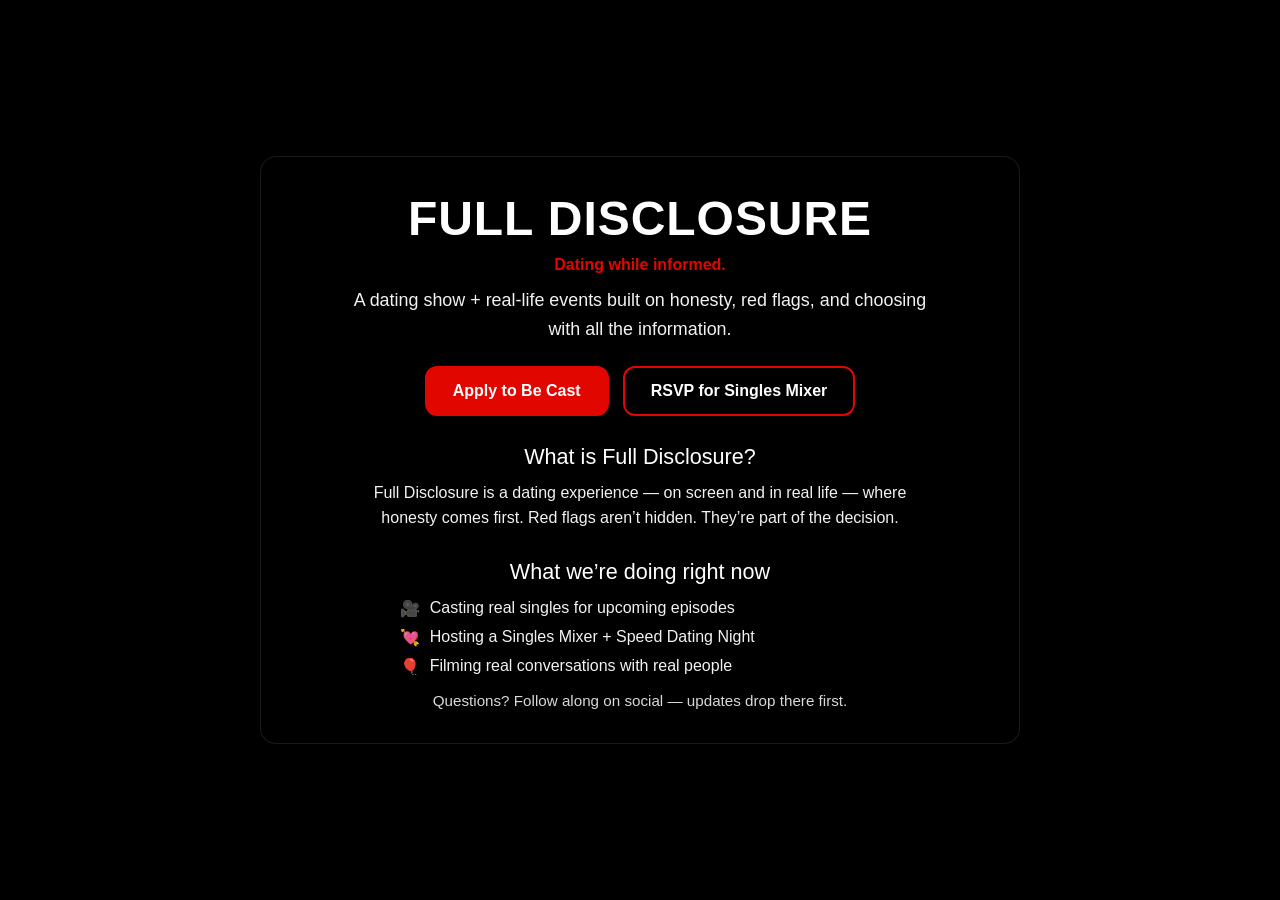
<file: index.html>
<!DOCTYPE html>
<html>
<head>
  <meta charset="UTF-8" />
  <title>Full Disclosure</title>
  <meta name="viewport" content="width=device-width, initial-scale=1" />
  <link rel="stylesheet" href="/styles.css?v=5">
</head>
<body>

<video class="video-bg" autoplay muted loop playsinline>
  <source src="/assets/balloons.mp4?v=5" type="video/mp4">
</video>
<div class="overlay"></div>

<div class="container">
  <div class="card">
    <h1>FULL DISCLOSURE</h1>
    <div class="tagline">Dating while informed.</div>

    <p class="lead">
      A dating show + real-life events built on honesty, red flags, and choosing with all the information.
    </p>

    <div class="buttons">
      <a href="/apply" class="btn primary">Apply to Be Cast</a>
      <a href="/event" class="btn">RSVP for Singles Mixer</a>
    </div>

    <div class="section-title">What is Full Disclosure?</div>
    <p class="section-text">
      Full Disclosure is a dating experience — on screen and in real life — where honesty comes first.
      Red flags aren’t hidden. They’re part of the decision.
    </p>

    <div class="section-title">What we’re doing right now</div>
    <ul class="list">
      <li>🎥 <span>Casting real singles for upcoming episodes</span></li>
      <li>💘 <span>Hosting a Singles Mixer + Speed Dating Night</span></li>
      <li>🎈 <span>Filming real conversations with real people</span></li>
    </ul>

    <div class="small">Questions? Follow along on social — updates drop there first.</div>
  </div>
</div>

</body>
</html>
</file>
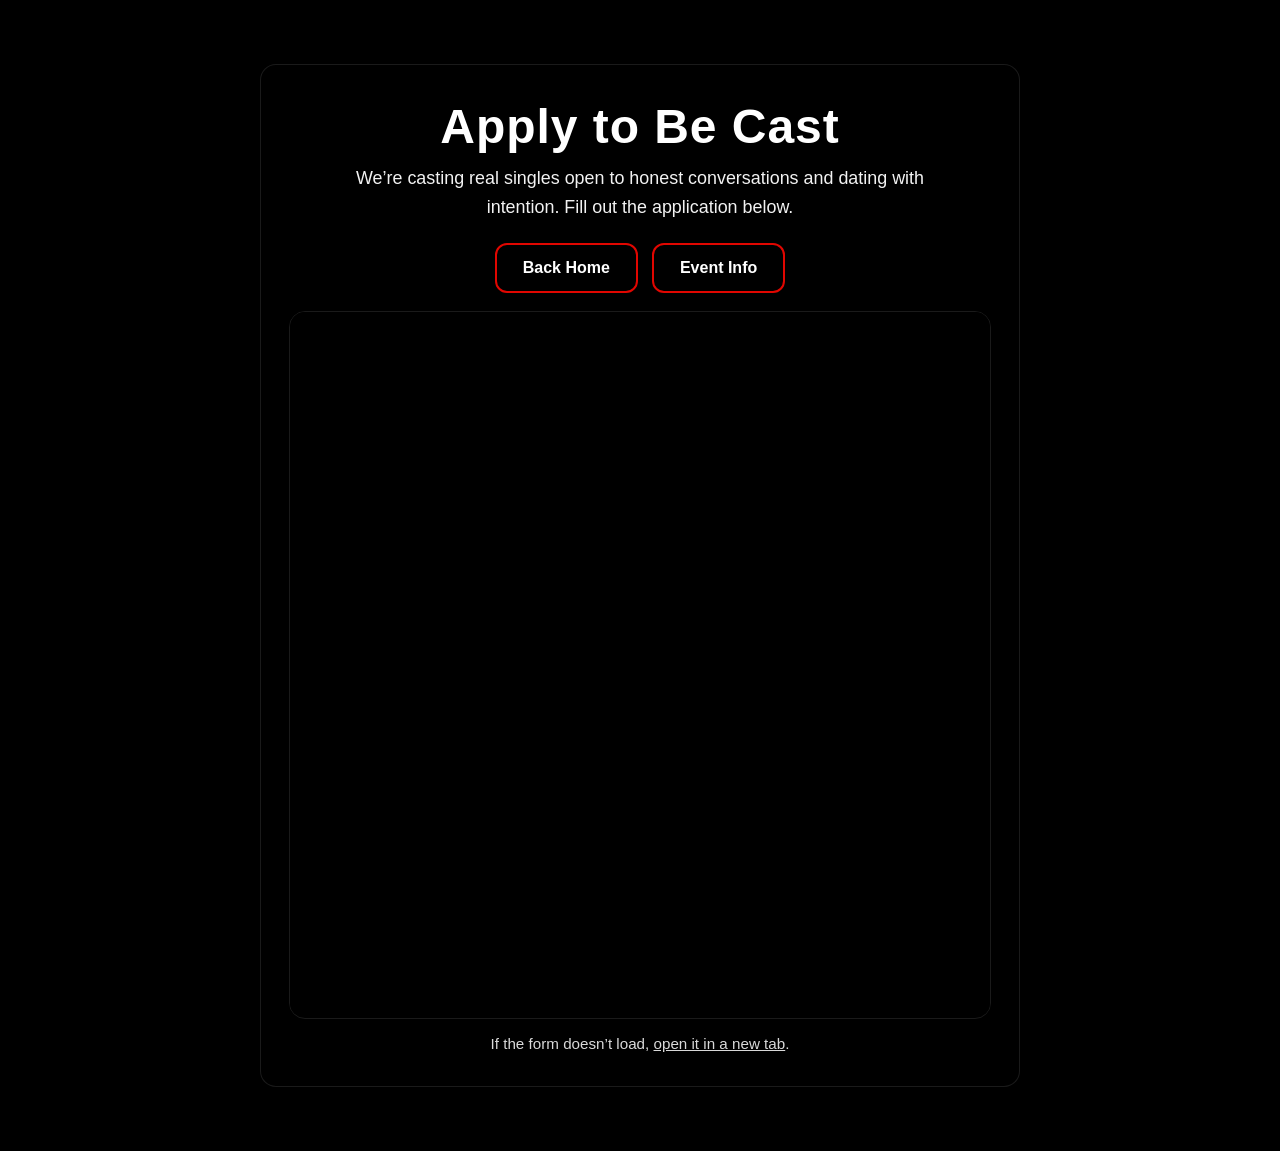
<file: apply.html>
<!DOCTYPE html>
<html>
<head>
  <meta charset="UTF-8" />
  <title>Apply — Full Disclosure</title>
  <meta name="viewport" content="width=device-width, initial-scale=1" />
  <link rel="stylesheet" href="/styles.css?v=6">
  <style>
    .frame-wrap{margin-top:18px;border-radius:16px;overflow:hidden;border:1px solid rgba(255,255,255,.10)}
    iframe{width:100%;height:78vh;border:0;background:#000}
  </style>
</head>
<body>

<video class="video-bg" autoplay muted loop playsinline>
  <source src="/assets/balloons.mp4?v=6" type="video/mp4">
</video>
<div class="overlay"></div>

<div class="container">
  <div class="card">
    <h1>Apply to Be Cast</h1>
    <p class="lead">
      We’re casting real singles open to honest conversations and dating with intention.
      Fill out the application below.
    </p>

    <div class="buttons">
      <a href="/" class="btn">Back Home</a>
      <a href="/event" class="btn">Event Info</a>
    </div>

    <div class="frame-wrap">
      <iframe
        src="https://docs.google.com/forms/d/e/1FAIpQLSfGAAgj18rJi3p9MuFJtoaGgLUGQNqyXzA5BETlo6-_4QWulg/viewform?usp=dialog"
        loading="lazy"
        referrerpolicy="no-referrer-when-downgrade"
        allowfullscreen
      ></iframe>
    </div>

    <div class="small">
      If the form doesn’t load, <a href="https://docs.google.com/forms/d/e/1FAIpQLSfGAAgj18rJi3p9MuFJtoaGgLUGQNqyXzA5BETlo6-_4QWulg/viewform?usp=dialog" style="color:#fff;text-decoration:underline;">open it in a new tab</a>.
    </div>
  </div>
</div>

</body>
</html>
</file>
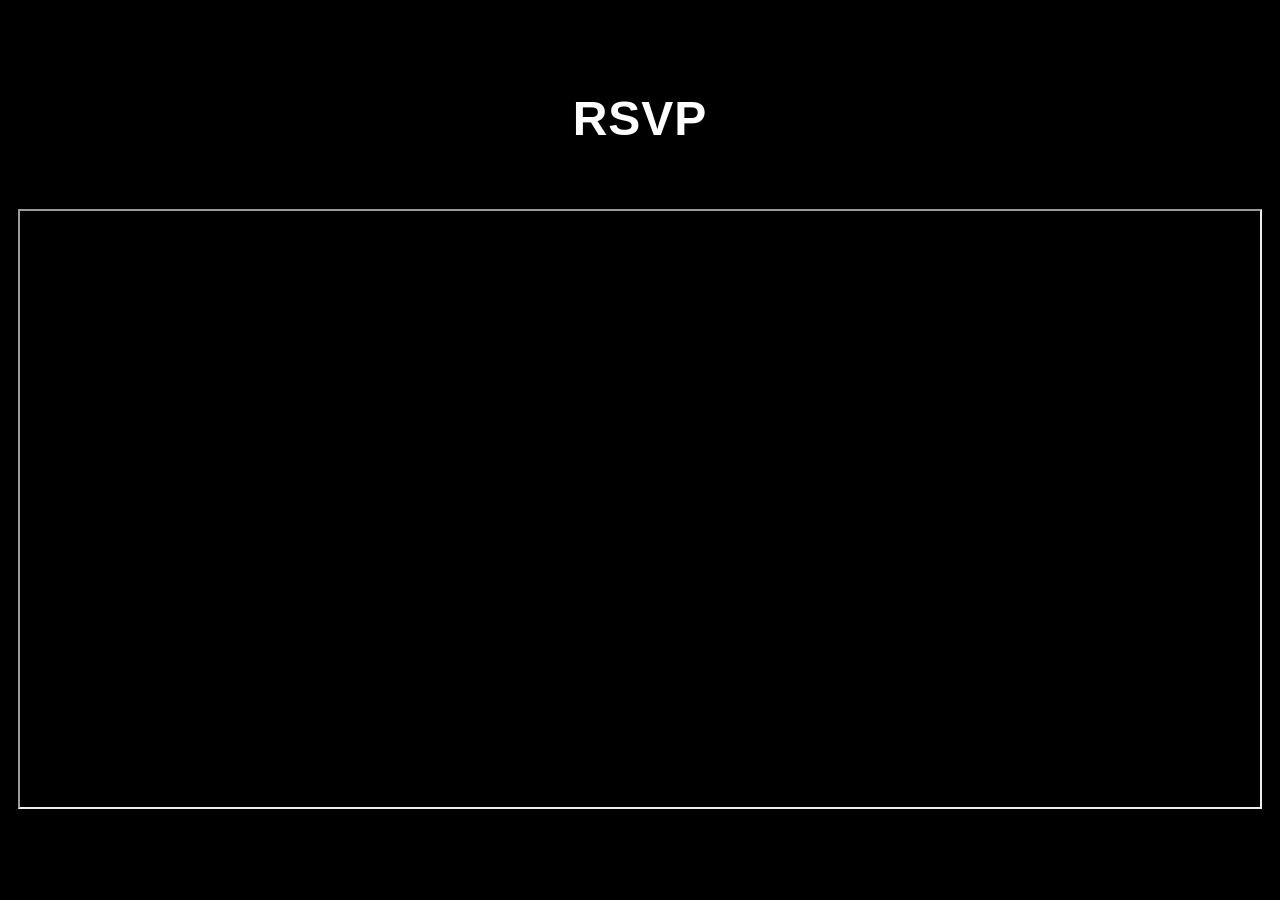
<file: rsvp.html>
<!DOCTYPE html>
<html>
<head>
  <meta charset="UTF-8">
  <title>RSVP</title>
  <meta name="viewport" content="width=device-width, initial-scale=1">
  <link rel="stylesheet" href="/styles.css">
</head>
<body>

<video class="video-bg" autoplay muted loop playsinline>
  <source src="/assets/balloons.mp4" type="video/mp4">
</video>

<div class="overlay"></div>

<div class="container">
  <h1>RSVP</h1>

  <iframe src="https://docs.google.com/forms/d/e/1FAIpQLSclBsvbS5ZtfTVb9VUn0SwozOo5EHKSlR1X850Jz6_4ObG08w/viewform"
  width="100%" height="600"></iframe>
</div>

</body>
</html>
</file>
<file: styles.css>
*{margin:0;padding:0;box-sizing:border-box}
html,body{height:100%;background:#000;color:#fff;font-family:Arial,Helvetica,sans-serif}

.video-bg{position:fixed;inset:0;width:100%;height:100%;object-fit:cover;z-index:0}
.overlay{position:fixed;inset:0;background:rgba(0,0,0,.35);z-index:1}

.container{
  position:relative;
  z-index:2;
  min-height:100vh;
  display:grid;
  place-items:center;
  padding:64px 18px;
}

.card{
  width:min(760px, 92vw);
  text-align:center;
  padding:34px 28px;
  border-radius:16px;
  background:rgba(0,0,0,.45);
  border:1px solid rgba(255,255,255,.10);
  backdrop-filter: blur(6px);
}

h1{font-size:3rem;letter-spacing:.02em;margin:0 0 10px}
.tagline{color:#e10600;font-weight:800;margin:0 0 12px}
.lead{font-size:1.12rem;line-height:1.6;opacity:.95;margin:0 auto 22px;max-width:58ch}

.section-title{font-size:1.35rem;margin:28px 0 10px}
.section-text{line-height:1.6;opacity:.95;margin:0 auto;max-width:62ch}

.list{
  list-style:none;
  padding:0;
  margin:14px auto 0;
  max-width:54ch;
  text-align:left;
  display:grid;
  gap:10px;
}
.list li{display:flex;gap:10px;align-items:flex-start;opacity:.95}

.buttons{
  display:flex;
  justify-content:center;
  gap:14px;
  flex-wrap:wrap;
  margin-top:18px;
}

.btn{
  display:inline-block;
  padding:14px 26px;
  border:2px solid #e10600;
  color:#fff;
  text-decoration:none;
  font-weight:800;
  border-radius:12px;
  background:transparent;
}
.btn.primary{background:#e10600}
.btn:hover{opacity:.9}

.small{margin-top:16px;opacity:.85;font-size:.95rem}

@media (max-width:520px){
  h1{font-size:2.2rem}
  .card{padding:26px 18px}
}
</file>
